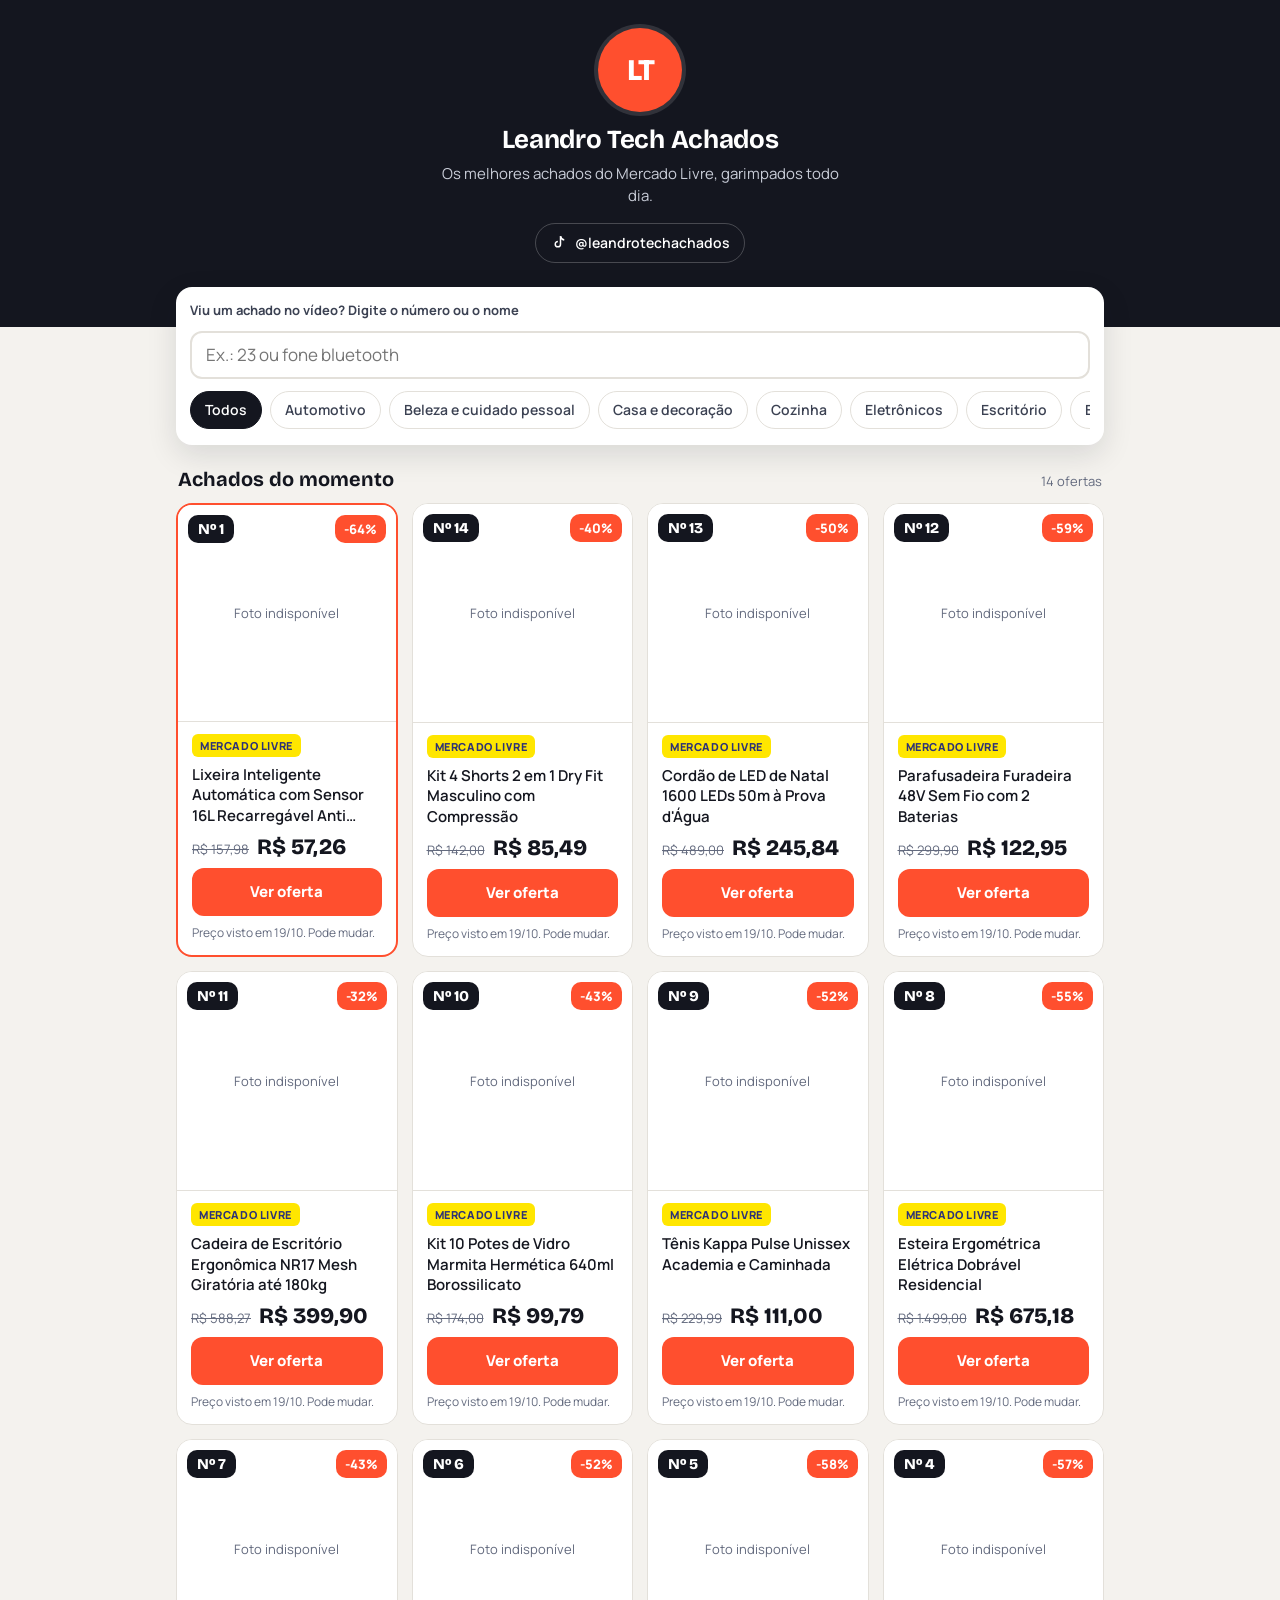
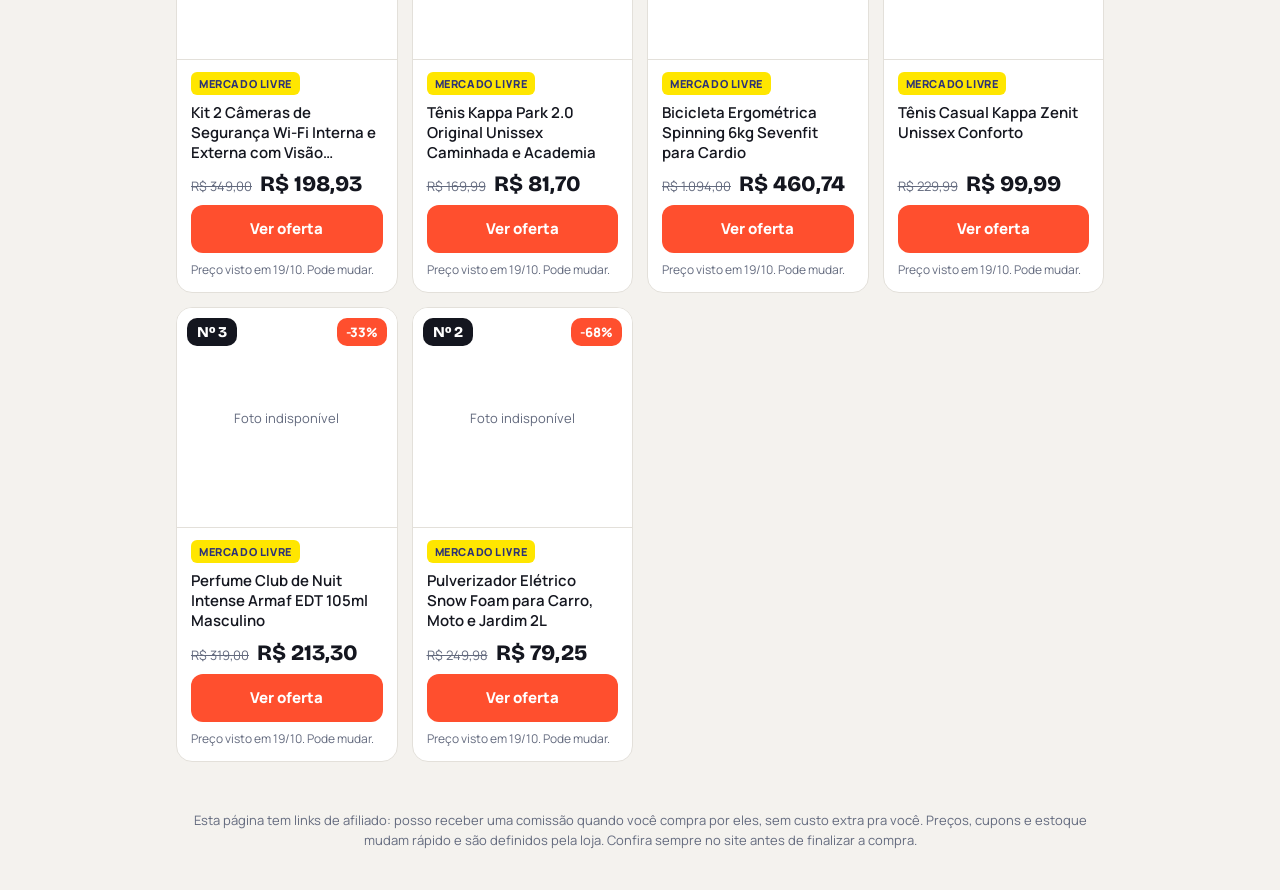
<file: index.html>
<!doctype html>
<html lang="pt-BR">
<head>
<meta charset="utf-8">
<meta name="viewport" content="width=device-width, initial-scale=1">
<title>Leandro Tech Achados</title>
<meta name="description" content="Os melhores achados do Mercado Livre e da Shopee, garimpados todo dia.">
<meta property="og:title" content="Leandro Tech Achados">
<meta property="og:description" content="Os melhores achados do Mercado Livre e da Shopee. Procure pelo número do achado!">
<link rel="icon" href="data:image/svg+xml,%3Csvg xmlns='http://www.w3.org/2000/svg' viewBox='0 0 64 64'%3E%3Ccircle cx='32' cy='32' r='32' fill='%23FF4F2E'/%3E%3Ctext x='32' y='42' font-size='28' font-family='Arial' font-weight='bold' fill='white' text-anchor='middle'%3ELT%3C/text%3E%3C/svg%3E">
<link rel="preconnect" href="https://fonts.googleapis.com">
<link rel="preconnect" href="https://fonts.gstatic.com" crossorigin>
<link rel="stylesheet" href="https://fonts.googleapis.com/css2?family=Bricolage+Grotesque:opsz,wght@12..96,700;12..96,800&family=Manrope:wght@500;600;700;800&display=swap">
<link rel="stylesheet" href="estilo.css">
</head>
<body>
<header class="topo">
  <div class="avatar" aria-hidden="true">LT</div>
  <h1 id="nome">Leandro Tech Achados</h1>
  <p id="bio">Os melhores achados do Mercado Livre e da Shopee, garimpados todo dia.</p>
  <nav class="redes" id="redes" aria-label="Redes sociais"></nav>
</header>

<main class="miolo">
  <section class="busca" aria-label="Encontrar achado">
    <label class="rot" for="campo-busca">Viu um achado no vídeo? Digite o número ou o nome</label>
    <div class="numero">
      <input id="campo-busca" type="search" inputmode="search" placeholder="Ex.: 23 ou fone bluetooth" autocomplete="off">
    </div>
    <div class="chips" id="filtros" role="group" aria-label="Filtrar ofertas"></div>
  </section>

  <div class="info-lista">
    <h2 id="titulo-lista">Achados do momento</h2>
    <span id="contagem"></span>
  </div>

  <div class="grade" id="grade" aria-live="polite"></div>
</main>

<footer class="rodape">
  Esta página tem links de afiliado: posso receber uma comissão quando você compra por eles, sem custo extra pra você.
  Preços, cupons e estoque mudam rápido e são definidos pela loja. Confira sempre no site antes de finalizar a compra.
</footer>

<script src="vitrine.js"></script>
</body>
</html>
</file>
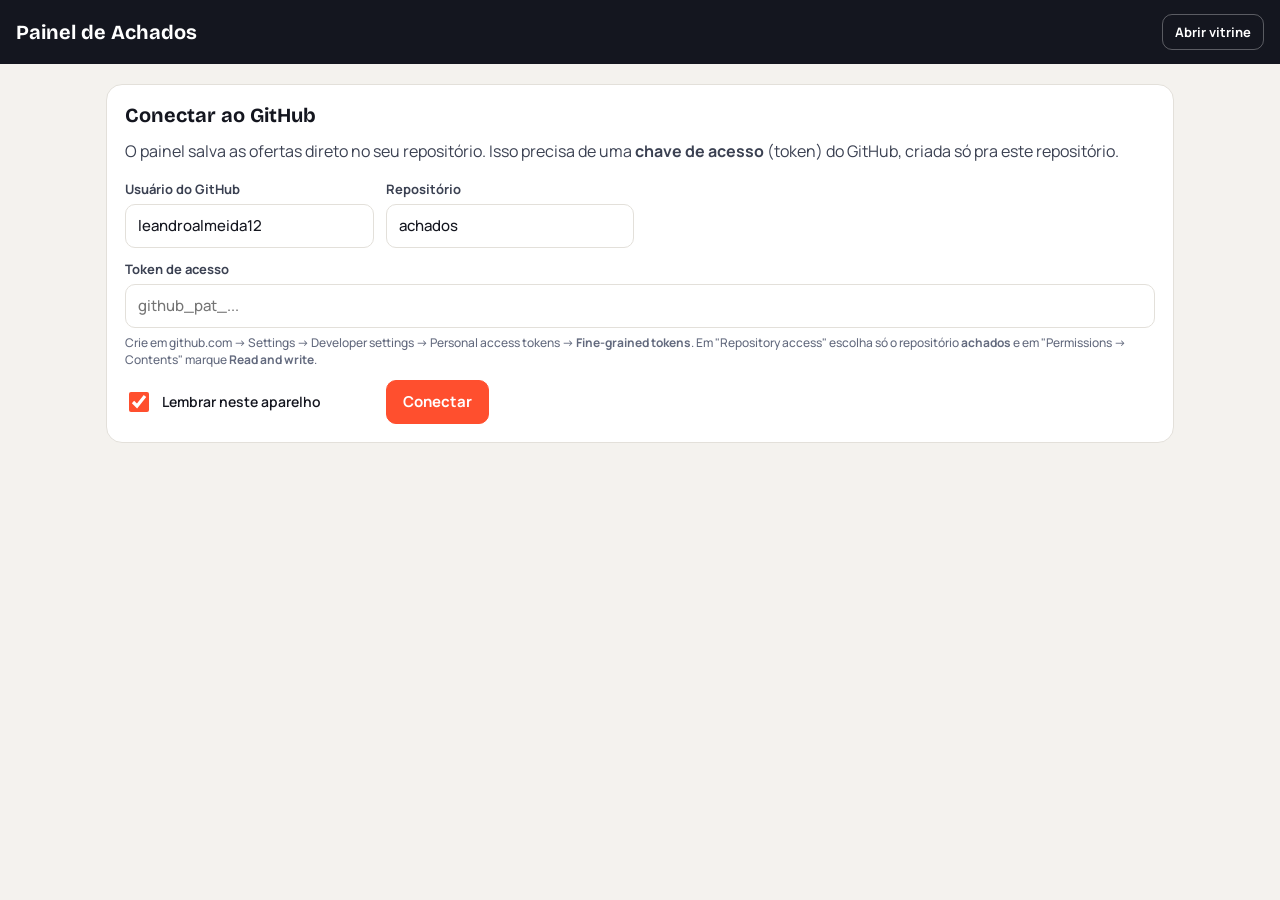
<file: admin.html>
<!doctype html>
<html lang="pt-BR">
<head>
<meta charset="utf-8">
<meta name="viewport" content="width=device-width, initial-scale=1">
<meta name="robots" content="noindex, nofollow">
<title>Painel de Achados</title>
<link rel="preconnect" href="https://fonts.googleapis.com">
<link rel="preconnect" href="https://fonts.gstatic.com" crossorigin>
<link rel="stylesheet" href="https://fonts.googleapis.com/css2?family=Bricolage+Grotesque:opsz,wght@12..96,700;12..96,800&family=Manrope:wght@500;600;700;800&display=swap">
<link rel="stylesheet" href="estilo.css">
</head>
<body>
<header class="painel-topo">
  <strong>Painel de Achados</strong>
  <div class="acoes">
    <a class="botao escuro peq" href="./" target="_blank" rel="noopener">Abrir vitrine</a>
    <button class="botao escuro peq escondido" id="sair" type="button">Sair</button>
  </div>
</header>

<main class="painel" id="painel">
  <!-- tela de conexão -->
  <section class="caixa" id="tela-conexao">
    <h2>Conectar ao GitHub</h2>
    <p style="margin-top:0;line-height:1.55;color:var(--tinta-2)">O painel salva as ofertas direto no seu repositório. Isso precisa de uma <strong>chave de acesso</strong> (token) do GitHub, criada só pra este repositório.</p>
    <form id="form-conexao" class="campos">
      <label class="campo">Usuário do GitHub<input name="dono" required value="leandroalmeida12" autocomplete="off"></label>
      <label class="campo">Repositório<input name="repo" required value="achados" autocomplete="off"></label>
      <label class="campo largo">Token de acesso
        <input name="token" type="password" required autocomplete="off" placeholder="github_pat_...">
        <span class="ajuda">Crie em github.com → Settings → Developer settings → Personal access tokens → <strong>Fine-grained tokens</strong>. Em "Repository access" escolha só o repositório <strong>achados</strong> e em "Permissions → Contents" marque <strong>Read and write</strong>.</span>
      </label>
      <label class="marcar largo"><input type="checkbox" name="lembrar" checked>Lembrar neste aparelho</label>
      <div class="erro-conexao aviso vermelho largo escondido" id="erro-conexao" role="alert"></div>
      <div class="largo"><button class="botao prim" type="submit">Conectar</button></div>
    </form>
  </section>

  <!-- aplicativo -->
  <div id="app" class="escondido" style="display:flex;flex-direction:column;gap:18px">
    <div class="abas" role="tablist" aria-label="Seções">
      <button class="aba" role="tab" data-aba="ofertas" aria-selected="true" type="button">Ofertas</button>
      <button class="aba" role="tab" data-aba="nova" aria-selected="false" type="button">+ Nova oferta</button>
      <button class="aba" role="tab" data-aba="perfil" aria-selected="false" type="button">Perfil da vitrine</button>
    </div>

    <!-- lista -->
    <section class="caixa" data-secao="ofertas">
      <div style="display:flex;justify-content:space-between;align-items:center;gap:10px;flex-wrap:wrap;margin-bottom:12px">
        <h2 style="margin:0">Ofertas</h2>
        <span id="resumo" style="font-size:14px;color:var(--tinta-3)"></span>
      </div>
      <div class="tabela"><table>
        <thead><tr><th></th><th>Nº</th><th>Produto</th><th>Preço</th><th>Na vitrine</th><th></th></tr></thead>
        <tbody id="linhas"></tbody>
      </table></div>
    </section>

    <!-- formulário -->
    <section class="caixa escondido" data-secao="nova">
      <h2 id="titulo-form">Nova oferta</h2>
      <div class="aviso amarelo" style="margin-bottom:14px">Use sempre o <strong>link oficial de afiliado</strong> gerado no painel do Mercado Livre ou da Shopee, sem encurtar. Preço: copie exatamente o que aparece no anúncio agora.</div>
      <form id="form-oferta" class="campos" novalidate>
        <label class="campo">Loja
          <select name="loja" required><option value="ml">Mercado Livre</option><option value="shopee">Shopee</option></select>
        </label>
        <label class="campo">Categoria
          <input name="categoria" list="lista-categorias" placeholder="Ex.: Beleza" autocomplete="off">
          <datalist id="lista-categorias"></datalist>
        </label>
        <label class="campo largo">Link de afiliado<input name="link" type="url" required placeholder="https://..." autocomplete="off"></label>
        <label class="campo largo">Nome do produto<input name="titulo" required maxlength="140" placeholder="Como aparece no anúncio, de forma curta"></label>
        <label class="campo">Preço atual (R$)<input name="preco" type="number" min="0" step="0.01" required inputmode="decimal"></label>
        <label class="campo">Preço antigo (R$)<input name="preco_antigo" type="number" min="0" step="0.01" inputmode="decimal"><span class="ajuda">Opcional. Só se o anúncio mostrar o preço riscado.</span></label>
        <label class="campo largo">Foto do produto (endereço da imagem)<input name="imagem" placeholder="https://... ou deixe em branco e envie a foto abaixo" autocomplete="off">
          <span class="ajuda">No anúncio, clique com o botão direito na foto → "Copiar endereço da imagem". Ou envie um print abaixo.</span></label>
        <label class="campo largo">Ou enviar foto do aparelho<input name="arquivo" type="file" accept="image/*"></label>
        <label class="marcar largo"><input type="checkbox" name="destaque">Destacar no topo da vitrine</label>
        <label class="marcar largo"><input type="checkbox" name="ativo" checked>Mostrar na vitrine</label>
        <div class="aviso vermelho largo escondido" id="erro-form" role="alert"></div>
        <div class="linha-botoes largo">
          <button class="botao prim" type="submit" id="salvar-oferta">Salvar e publicar</button>
          <button class="botao" type="button" id="cancelar-form">Cancelar</button>
        </div>
      </form>
    </section>

    <!-- perfil -->
    <section class="caixa escondido" data-secao="perfil">
      <h2>Perfil da vitrine</h2>
      <form id="form-perfil" class="campos">
        <label class="campo largo">Nome<input name="nome" required maxlength="60"></label>
        <label class="campo largo">Frase de apresentação<input name="bio" maxlength="160"></label>
        <label class="campo">Instagram (sem @)<input name="instagram" autocomplete="off"></label>
        <label class="campo">TikTok (sem @)<input name="tiktok" autocomplete="off"></label>
        <div class="largo"><button class="botao prim" type="submit">Salvar perfil</button></div>
      </form>
    </section>

    <!-- arte e legenda -->
    <section class="caixa escondido" data-secao="arte">
      <div style="display:flex;justify-content:space-between;align-items:center;gap:10px;flex-wrap:wrap;margin-bottom:12px">
        <h2 style="margin:0" id="titulo-arte">Arte e legenda</h2>
        <button class="botao peq" type="button" id="voltar-arte">Voltar às ofertas</button>
      </div>
      <div class="aviso vermelho escondido" id="erro-arte" role="alert"></div>
      <div class="duas">
        <div>
          <h3>Artes prontas</h3>
          <div class="previa-arte">
            <div class="story"><canvas id="cv-story" width="1080" height="1920" aria-label="Arte para Stories e Reels"></canvas>
              <div class="linha-botoes" style="margin-top:8px"><button class="botao peq prim" type="button" data-baixar="story">Baixar Stories/Reels</button></div></div>
            <div class="feed"><canvas id="cv-feed" width="1080" height="1350" aria-label="Arte para o feed"></canvas>
              <div class="linha-botoes" style="margin-top:8px"><button class="botao peq prim" type="button" data-baixar="feed">Baixar Feed</button></div></div>
          </div>
        </div>
        <div style="display:flex;flex-direction:column;gap:14px">
          <label class="campo">Legenda do Instagram<textarea id="leg-insta" rows="9"></textarea>
            <button class="botao peq" type="button" data-copiar="leg-insta">Copiar</button></label>
          <label class="campo">Legenda do TikTok<textarea id="leg-tiktok" rows="5"></textarea>
            <button class="botao peq" type="button" data-copiar="leg-tiktok">Copiar</button></label>
          <label class="campo">Roteiro do vídeo (15 a 25 segundos)<textarea id="roteiro" rows="9"></textarea>
            <button class="botao peq" type="button" data-copiar="roteiro">Copiar</button></label>
          <label class="campo">Link direto para o Story (figurinha de link)<input id="link-story" readonly>
            <button class="botao peq" type="button" data-copiar="link-story">Copiar</button></label>
        </div>
      </div>
    </section>
  </div>
</main>
<div class="toast" id="toast" role="status" aria-live="polite"></div>
<script src="admin.js"></script>
</body>
</html>
</file>
<file: estilo.css>
:root {
  --tinta: #14161F;
  --tinta-2: #3B4152;
  --tinta-3: #636A7E;
  --fundo: #F4F2EE;
  --cartao: #FFFFFF;
  --linha: #E3E0DA;
  --coral: #FF4F2E;
  --coral-escuro: #D93A1C;
  --coral-claro: #FFE7E1;
  --verde: #0F7A4F;
  --verde-claro: #DDF3E8;
  --ml: #FFE600;
  --ml-tinta: #2D3277;
  --shopee: #EE4D2D;
  --raio: 16px;
  --titulo: 'Bricolage Grotesque', system-ui, sans-serif;
  --texto: 'Manrope', system-ui, sans-serif;
  color-scheme: light;
}

* { box-sizing: border-box; }
html, body { margin: 0; background: var(--fundo); color: var(--tinta); font-family: var(--texto); font-size: 16px; -webkit-text-size-adjust: 100%; }
a { color: var(--coral-escuro); }
img { max-width: 100%; display: block; }
button, input, select, textarea { font: inherit; color: inherit; }
:focus-visible { outline: 3px solid var(--coral); outline-offset: 2px; }

/* ---------------- vitrine ---------------- */
.topo { background: var(--tinta); color: #fff; padding: 28px 16px 64px; text-align: center; }
.topo .avatar { width: 84px; height: 84px; margin: 0 auto 12px; border-radius: 50%; background: var(--coral); display: grid; place-items: center; font-family: var(--titulo); font-weight: 800; font-size: 30px; letter-spacing: -1px; color: #fff; box-shadow: 0 0 0 4px rgba(255,255,255,.12); }
.topo h1 { font-family: var(--titulo); font-size: 26px; margin: 0; letter-spacing: -.3px; }
.topo p { margin: 8px auto 0; max-width: 420px; color: #C9CDD8; font-size: 15px; line-height: 1.45; }
.redes { display: flex; justify-content: center; gap: 10px; margin-top: 16px; flex-wrap: wrap; }
.redes a { color: #fff; text-decoration: none; font-size: 14px; font-weight: 600; padding: 9px 14px; border-radius: 999px; border: 1px solid rgba(255,255,255,.22); display: inline-flex; align-items: center; gap: 7px; min-height: 40px; }
.redes a:hover { background: rgba(255,255,255,.08); }

.miolo { max-width: 960px; margin: -40px auto 0; padding: 0 16px 48px; }
.busca { background: var(--cartao); border-radius: var(--raio); padding: 14px; box-shadow: 0 10px 30px rgba(20,22,31,.12); display: flex; flex-direction: column; gap: 12px; }
.busca .numero { display: flex; gap: 8px; }
.busca label.rot { font-size: 13px; font-weight: 700; color: var(--tinta-2); }
.busca input { flex: 1; min-width: 0; min-height: 48px; border: 2px solid var(--linha); border-radius: 12px; padding: 0 14px; font-size: 17px; background: #fff; }
.busca input:focus { border-color: var(--coral); outline: none; }
.chips { display: flex; gap: 8px; overflow-x: auto; padding-bottom: 2px; scrollbar-width: none; }
.chips::-webkit-scrollbar { display: none; }
.chip { flex: none; min-height: 38px; padding: 0 14px; border-radius: 999px; border: 1.5px solid var(--linha); background: #fff; font-size: 14px; font-weight: 600; color: var(--tinta-2); cursor: pointer; white-space: nowrap; }
.chip[aria-pressed="true"] { background: var(--tinta); border-color: var(--tinta); color: #fff; }

.info-lista { display: flex; justify-content: space-between; align-items: baseline; margin: 22px 2px 12px; gap: 12px; flex-wrap: wrap; }
.info-lista h2 { font-family: var(--titulo); font-size: 20px; margin: 0; }
.info-lista span { font-size: 13px; color: var(--tinta-3); }

.grade { display: grid; grid-template-columns: repeat(auto-fill, minmax(min(100%, 210px), 1fr)); gap: 14px; }
.oferta { background: var(--cartao); border-radius: var(--raio); overflow: hidden; display: flex; flex-direction: column; border: 1px solid var(--linha); position: relative; }
.oferta.destacada { border: 2px solid var(--coral); }
.oferta .foto { aspect-ratio: 1; background: #fff; display: grid; place-items: center; padding: 12px; border-bottom: 1px solid var(--linha); position: relative; }
.oferta .foto img { width: 100%; height: 100%; object-fit: contain; }
.oferta .foto .sem-foto { color: var(--tinta-3); font-size: 13px; }
.oferta .num { position: absolute; top: 10px; left: 10px; background: var(--tinta); color: #fff; font-family: var(--titulo); font-weight: 800; font-size: 15px; padding: 5px 10px; border-radius: 10px; }
.oferta .desc { position: absolute; top: 10px; right: 10px; background: var(--coral); color: #fff; font-weight: 800; font-size: 13px; padding: 5px 9px; border-radius: 10px; }
.oferta .corpo { padding: 12px 14px 14px; display: flex; flex-direction: column; gap: 8px; flex: 1; }
.loja { align-self: flex-start; font-size: 11px; font-weight: 800; text-transform: uppercase; letter-spacing: .6px; padding: 4px 8px; border-radius: 6px; }
.loja.ml { background: var(--ml); color: var(--ml-tinta); }
.loja.shopee { background: var(--shopee); color: #fff; }
.oferta h3 { margin: 0; font-size: 15px; font-weight: 600; line-height: 1.35; display: -webkit-box; -webkit-line-clamp: 3; -webkit-box-orient: vertical; overflow: hidden; }
.precos { display: flex; align-items: baseline; gap: 8px; flex-wrap: wrap; margin-top: auto; }
.precos .de { font-size: 13px; color: var(--tinta-3); text-decoration: line-through; }
.precos .por { font-family: var(--titulo); font-size: 22px; font-weight: 800; }
.comprar { display: flex; align-items: center; justify-content: center; gap: 8px; min-height: 48px; padding: 8px 12px; border-radius: 12px; background: var(--coral); color: #fff; font-weight: 800; text-decoration: none; font-size: 15px; line-height: 1.2; text-align: center; }
.comprar:hover { background: var(--coral-escuro); color: #fff; }
.data { font-size: 12px; color: var(--tinta-3); }

.vazio { grid-column: 1 / -1; background: var(--cartao); border-radius: var(--raio); padding: 36px 20px; text-align: center; color: var(--tinta-2); border: 1px dashed var(--linha); }
.vazio strong { display: block; font-family: var(--titulo); font-size: 20px; color: var(--tinta); margin-bottom: 6px; }

.rodape { max-width: 960px; margin: 0 auto; padding: 0 16px 40px; font-size: 13px; color: var(--tinta-3); line-height: 1.55; text-align: center; }

/* ---------------- painel ---------------- */
.painel-topo { background: var(--tinta); color: #fff; padding: 14px 16px; display: flex; justify-content: space-between; align-items: center; gap: 12px; flex-wrap: wrap; }
.painel-topo strong { font-family: var(--titulo); font-size: 20px; }
.painel-topo .acoes { display: flex; gap: 8px; flex-wrap: wrap; }
.painel { max-width: 1100px; margin: 0 auto; padding: 20px 16px 60px; display: flex; flex-direction: column; gap: 18px; }
.caixa { background: var(--cartao); border: 1px solid var(--linha); border-radius: var(--raio); padding: 18px; }
.caixa h2 { font-family: var(--titulo); font-size: 20px; margin: 0 0 12px; }
.caixa h3 { font-size: 15px; margin: 0 0 8px; }
.duas { display: grid; grid-template-columns: repeat(auto-fit, minmax(min(100%, 420px), 1fr)); gap: 18px; align-items: start; }
.campos { display: grid; grid-template-columns: repeat(auto-fit, minmax(min(100%, 200px), 1fr)); gap: 12px; }
.campo { display: flex; flex-direction: column; gap: 6px; font-size: 13px; font-weight: 700; color: var(--tinta-2); }
.campo.largo { grid-column: 1 / -1; }
.campo input, .campo select, .campo textarea { min-height: 44px; border: 1.5px solid var(--linha); border-radius: 10px; padding: 8px 12px; font-size: 15px; font-weight: 500; background: #fff; color: var(--tinta); }
.campo textarea { min-height: 120px; resize: vertical; line-height: 1.45; }
.campo input:focus, .campo select:focus, .campo textarea:focus { border-color: var(--coral); outline: none; }
.campo .ajuda { font-weight: 500; color: var(--tinta-3); font-size: 12px; }
.marcar { display: flex; gap: 10px; align-items: center; font-size: 14px; font-weight: 600; }
.marcar input { width: 20px; height: 20px; accent-color: var(--coral); }
.botao { min-height: 44px; padding: 0 16px; border-radius: 10px; border: 1.5px solid var(--linha); background: #fff; color: var(--tinta); font-weight: 700; cursor: pointer; display: inline-flex; align-items: center; justify-content: center; gap: 8px; text-decoration: none; font-size: 15px; }
.botao:hover { border-color: var(--tinta-3); }
.botao.prim { background: var(--coral); border-color: var(--coral); color: #fff; }
.botao.prim:hover { background: var(--coral-escuro); }
.botao.escuro { background: transparent; color: #fff; border-color: rgba(255,255,255,.3); }
.botao.peq { min-height: 36px; padding: 0 12px; font-size: 13px; }
.botao.perigo { color: #B42318; }
.botao:disabled { opacity: .5; cursor: default; }
.linha-botoes { display: flex; gap: 8px; flex-wrap: wrap; }
.aviso { padding: 12px 14px; border-radius: 10px; font-size: 14px; line-height: 1.5; }
.aviso.amarelo { background: #FFF6D6; border: 1px solid #F0D98A; color: #5C4A00; }
.aviso.verde { background: var(--verde-claro); border: 1px solid #A6DCC2; color: #0B5236; }
.aviso.vermelho { background: #FDE8E6; border: 1px solid #F3B7B0; color: #8A1C12; }
.tabela { overflow-x: auto; }
.tabela table { width: 100%; border-collapse: collapse; font-size: 14px; min-width: 640px; }
.tabela th { text-align: left; font-size: 12px; color: var(--tinta-3); text-transform: uppercase; letter-spacing: .5px; padding: 8px; border-bottom: 1px solid var(--linha); }
.tabela td { padding: 10px 8px; border-bottom: 1px solid var(--linha); vertical-align: middle; }
.tabela img { width: 48px; height: 48px; object-fit: contain; border-radius: 8px; background: #fff; border: 1px solid var(--linha); }
.tabela .inativa td { opacity: .5; }
.abas { display: flex; gap: 6px; flex-wrap: wrap; }
.aba { min-height: 38px; padding: 0 14px; border-radius: 999px; border: 1.5px solid var(--linha); background: #fff; font-weight: 700; font-size: 14px; cursor: pointer; }
.aba[aria-selected="true"] { background: var(--tinta); color: #fff; border-color: var(--tinta); }
.previa-arte { display: flex; gap: 14px; flex-wrap: wrap; align-items: flex-start; }
.previa-arte canvas { width: 100%; max-width: 270px; height: auto; border-radius: 12px; border: 1px solid var(--linha); background: #fff; }
.previa-arte .feed canvas { max-width: 300px; }
.toast { position: fixed; left: 50%; bottom: 20px; transform: translateX(-50%); background: var(--tinta); color: #fff; padding: 12px 18px; border-radius: 12px; font-weight: 600; display: none; z-index: 20; max-width: calc(100vw - 32px); }
.escondido { display: none !important; }
</file>
